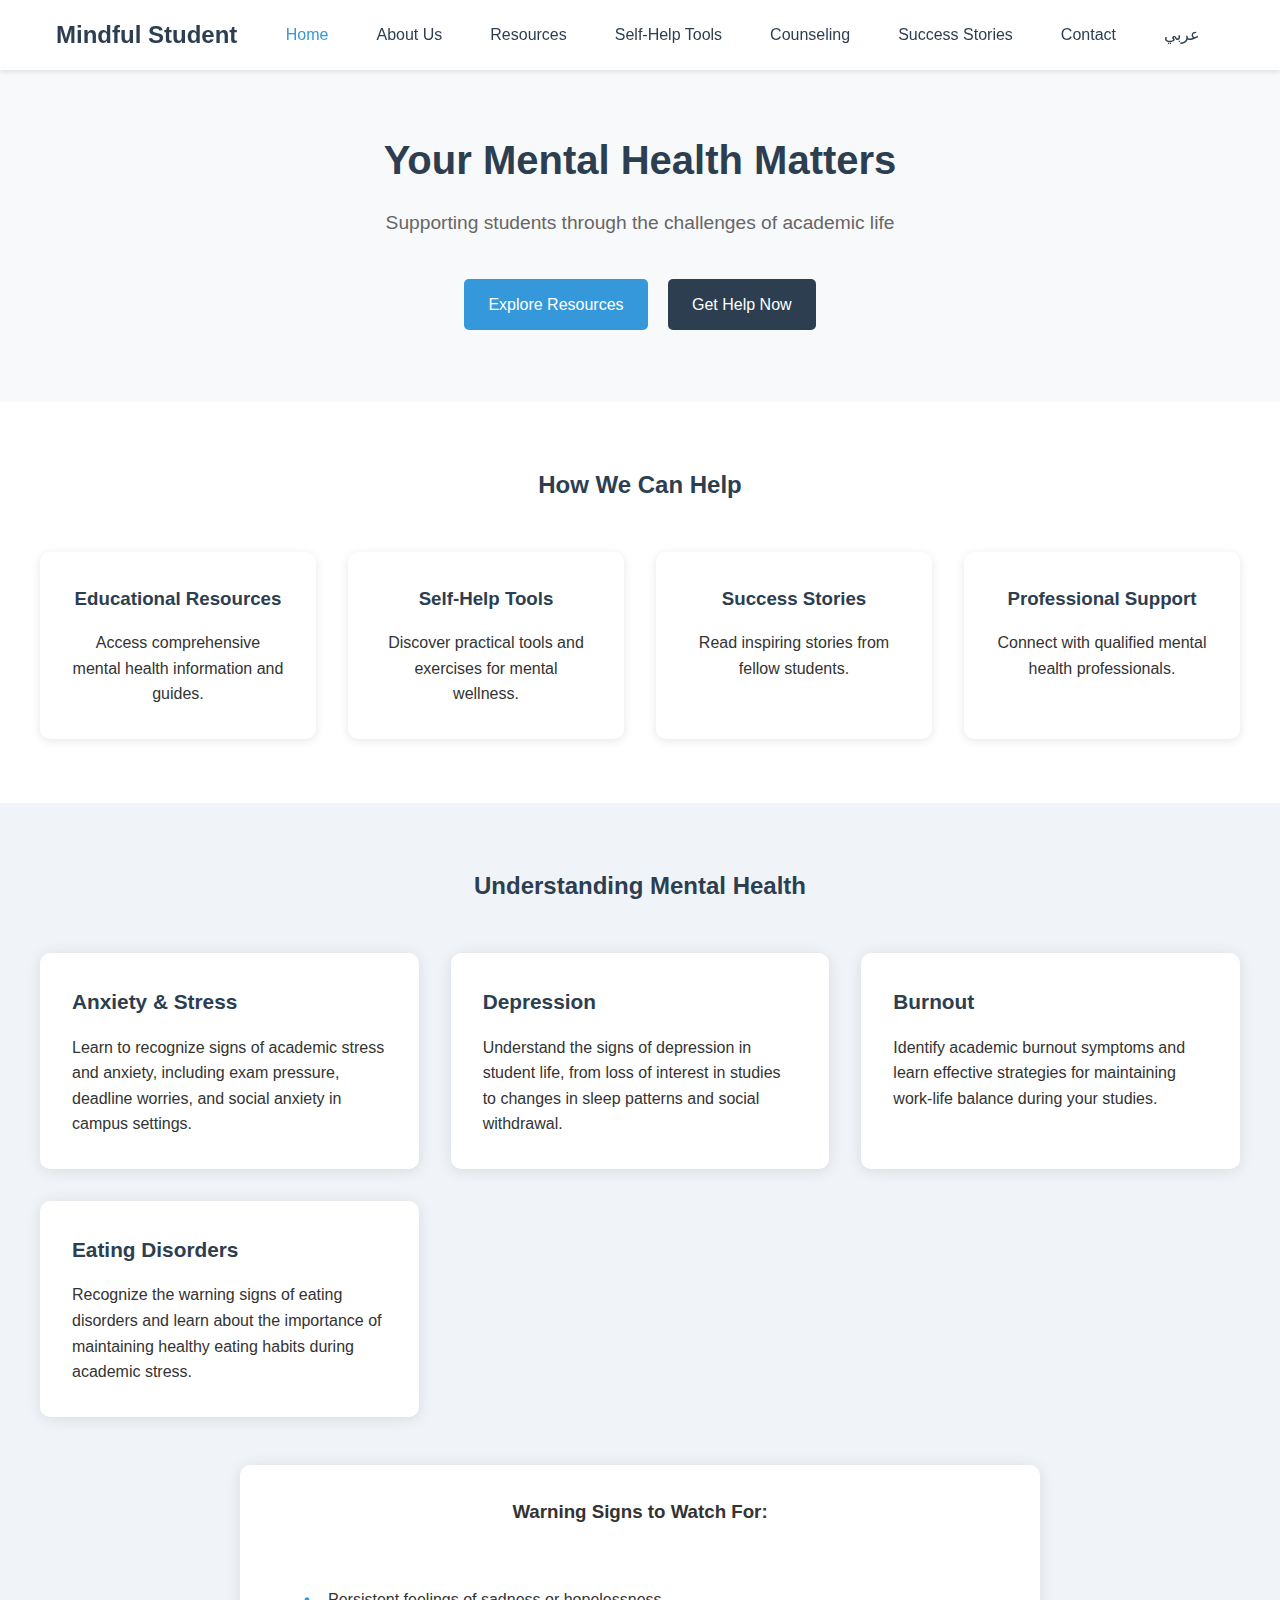
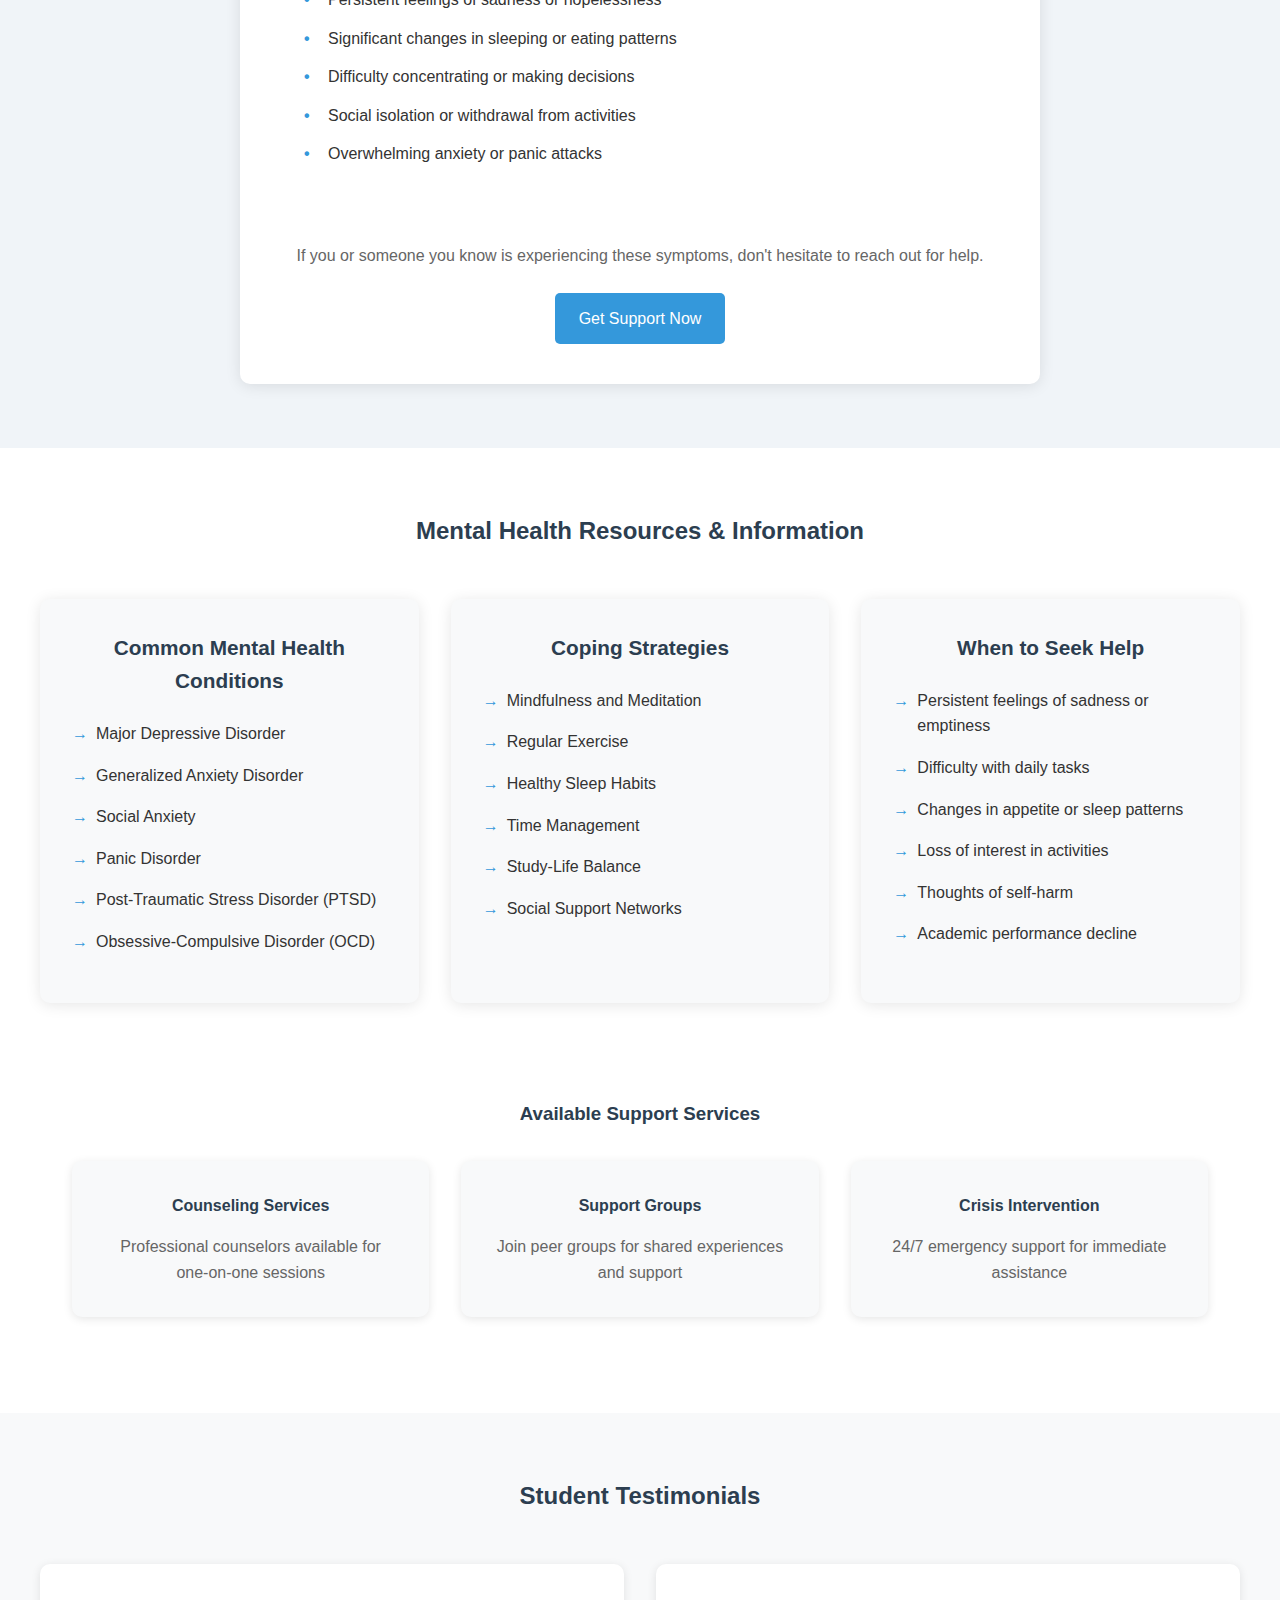
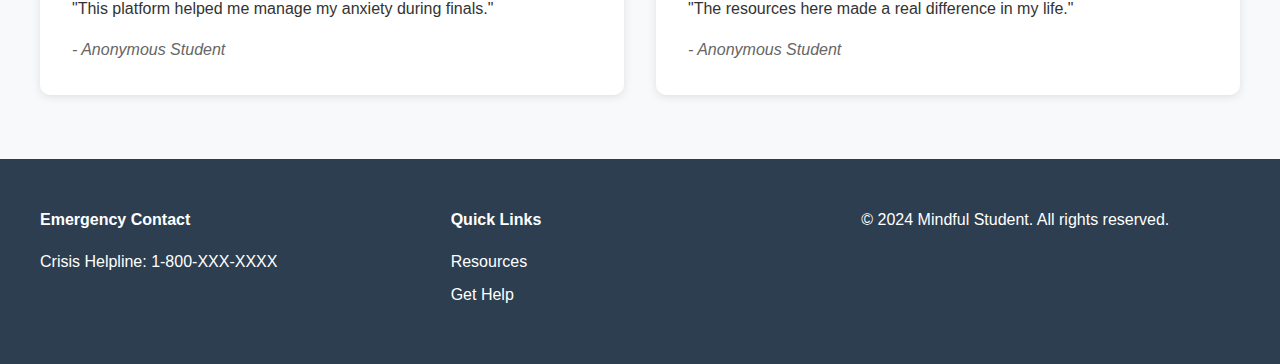
<file: the new project-v1/index.html>
<!DOCTYPE html>
<html lang="en">
<head>
    <meta charset="UTF-8">
    <meta name="viewport" content="width=device-width, initial-scale=1.0">
    <title>Mindful Student - Mental Wellness Platform for Students</title>
    <link rel="stylesheet" href="css/styles.css">
</head>
<body>
    <header>
        <nav>
            <div class="logo">Mindful Student</div>
            <ul class="nav-links">
                <!-- Main pages -->
                <li><a href="index.html" class="active">Home</a></li>
                <li><a href="about.html">About Us</a></li>
                
                <!-- Help & Resources -->
                <li><a href="resources.html">Resources</a></li>
                <li><a href="tools.html">Self-Help Tools</a></li>
                
                <!-- Support & Services -->
                <li><a href="counseling.html">Counseling</a></li>
                
                <!-- Community & Information -->
                <li><a href="stories.html">Success Stories</a></li>
                
                <!-- Contact -->
                <li><a href="contact.html">Contact</a></li>
                <!-- Language -->
                <li class="language-switch">
                    <a href="index-ar.html">عربي</a>
                </li>

            </ul>
            
        </nav>
    </header>

    <main>
        <section class="hero">
            <h1>Your Mental Health Matters</h1>
            <p>Supporting students through the challenges of academic life</p>
            <div class="cta-buttons">
                <a href="resources.html" class="btn primary">Explore Resources</a>
                <a href="contact.html" class="btn secondary">Get Help Now</a>
            </div>
        </section>

        <section class="features">
            <h2>How We Can Help</h2>
            <div class="feature-grid">
                <div class="feature-card">
                    <h3>Educational Resources</h3>
                    <p>Access comprehensive mental health information and guides.</p>
                </div>
                <div class="feature-card">
                    <h3>Self-Help Tools</h3>
                    <p>Discover practical tools and exercises for mental wellness.</p>
                </div>
                <div class="feature-card">
                    <h3>Success Stories</h3>
                    <p>Read inspiring stories from fellow students.</p>
                </div>
                <div class="feature-card">
                    <h3>Professional Support</h3>
                    <p>Connect with qualified mental health professionals.</p>
                </div>
            </div>
        </section>

        <section class="mental-health-awareness">
            <h2>Understanding Mental Health</h2>
            <div class="awareness-grid">
                <div class="awareness-card">
                    <h3>Anxiety & Stress</h3>
                    <p>Learn to recognize signs of academic stress and anxiety, including exam pressure, deadline worries, and social anxiety in campus settings.</p>
                </div>
                <div class="awareness-card">
                    <h3>Depression</h3>
                    <p>Understand the signs of depression in student life, from loss of interest in studies to changes in sleep patterns and social withdrawal.</p>
                </div>
                <div class="awareness-card">
                    <h3>Burnout</h3>
                    <p>Identify academic burnout symptoms and learn effective strategies for maintaining work-life balance during your studies.</p>
                </div>
                <div class="awareness-card">
                    <h3>Eating Disorders</h3>
                    <p>Recognize the warning signs of eating disorders and learn about the importance of maintaining healthy eating habits during academic stress.</p>
                </div>
            </div>
            <div class="quick-help">
                <h3>Warning Signs to Watch For:</h3>
                <ul class="warning-signs">
                    <li>Persistent feelings of sadness or hopelessness</li>
                    <li>Significant changes in sleeping or eating patterns</li>
                    <li>Difficulty concentrating or making decisions</li>
                    <li>Social isolation or withdrawal from activities</li>
                    <li>Overwhelming anxiety or panic attacks</li>
                </ul>
                <div class="help-message">
                    <p>If you or someone you know is experiencing these symptoms, don't hesitate to reach out for help.</p>
                    <a href="contact.html" class="btn primary">Get Support Now</a>
                </div>
            </div>
        </section>

        <!-- After the mental-health-awareness section and before testimonials -->
        <section class="info-resources">
            <h2>Mental Health Resources & Information</h2>
            
            <div class="info-grid">
                <div class="info-card">
                    <h3>Common Mental Health Conditions</h3>
                    <ul>
                        <li>Major Depressive Disorder</li>
                        <li>Generalized Anxiety Disorder</li>
                        <li>Social Anxiety</li>
                        <li>Panic Disorder</li>
                        <li>Post-Traumatic Stress Disorder (PTSD)</li>
                        <li>Obsessive-Compulsive Disorder (OCD)</li>
                    </ul>
                </div>

                <div class="info-card">
                    <h3>Coping Strategies</h3>
                    <ul>
                        <li>Mindfulness and Meditation</li>
                        <li>Regular Exercise</li>
                        <li>Healthy Sleep Habits</li>
                        <li>Time Management</li>
                        <li>Study-Life Balance</li>
                        <li>Social Support Networks</li>
                    </ul>
                </div>

                <div class="info-card">
                    <h3>When to Seek Help</h3>
                    <ul>
                        <li>Persistent feelings of sadness or emptiness</li>
                        <li>Difficulty with daily tasks</li>
                        <li>Changes in appetite or sleep patterns</li>
                        <li>Loss of interest in activities</li>
                        <li>Thoughts of self-harm</li>
                        <li>Academic performance decline</li>
                    </ul>
                </div>
            </div>

            <div class="support-section">
                <h3>Available Support Services</h3>
                <div class="support-grid">
                    <div class="support-item">
                        <h4>Counseling Services</h4>
                        <p>Professional counselors available for one-on-one sessions</p>
                    </div>
                    <div class="support-item">
                        <h4>Support Groups</h4>
                        <p>Join peer groups for shared experiences and support</p>
                    </div>
                    <div class="support-item">
                        <h4>Crisis Intervention</h4>
                        <p>24/7 emergency support for immediate assistance</p>
                    </div>
                </div>
            </div>
        </section>

        <section class="testimonials">
            <h2>Student Testimonials</h2>
            <div class="testimonial-grid">
                <div class="testimonial">
                    <p>"This platform helped me manage my anxiety during finals."</p>
                    <cite>- Anonymous Student</cite>
                </div>
                <div class="testimonial">
                    <p>"The resources here made a real difference in my life."</p>
                    <cite>- Anonymous Student</cite>
                </div>
            </div>
        </section>
    </main>

    <footer>
        <div class="footer-content">
            <div class="footer-section">
                <h4>Emergency Contact</h4>
                <p>Crisis Helpline: 1-800-XXX-XXXX</p>
            </div>
            <div class="footer-section">
                <h4>Quick Links</h4>
                <ul>
                    <li><a href="resources.html">Resources</a></li>
                    <li><a href="contact.html">Get Help</a></li>
                </ul>
            </div>
            <div class="footer-section">
                <p>&copy; 2024 Mindful Student. All rights reserved.</p>
            </div>
        </div>
    </footer>
</body>
</html>
</file>
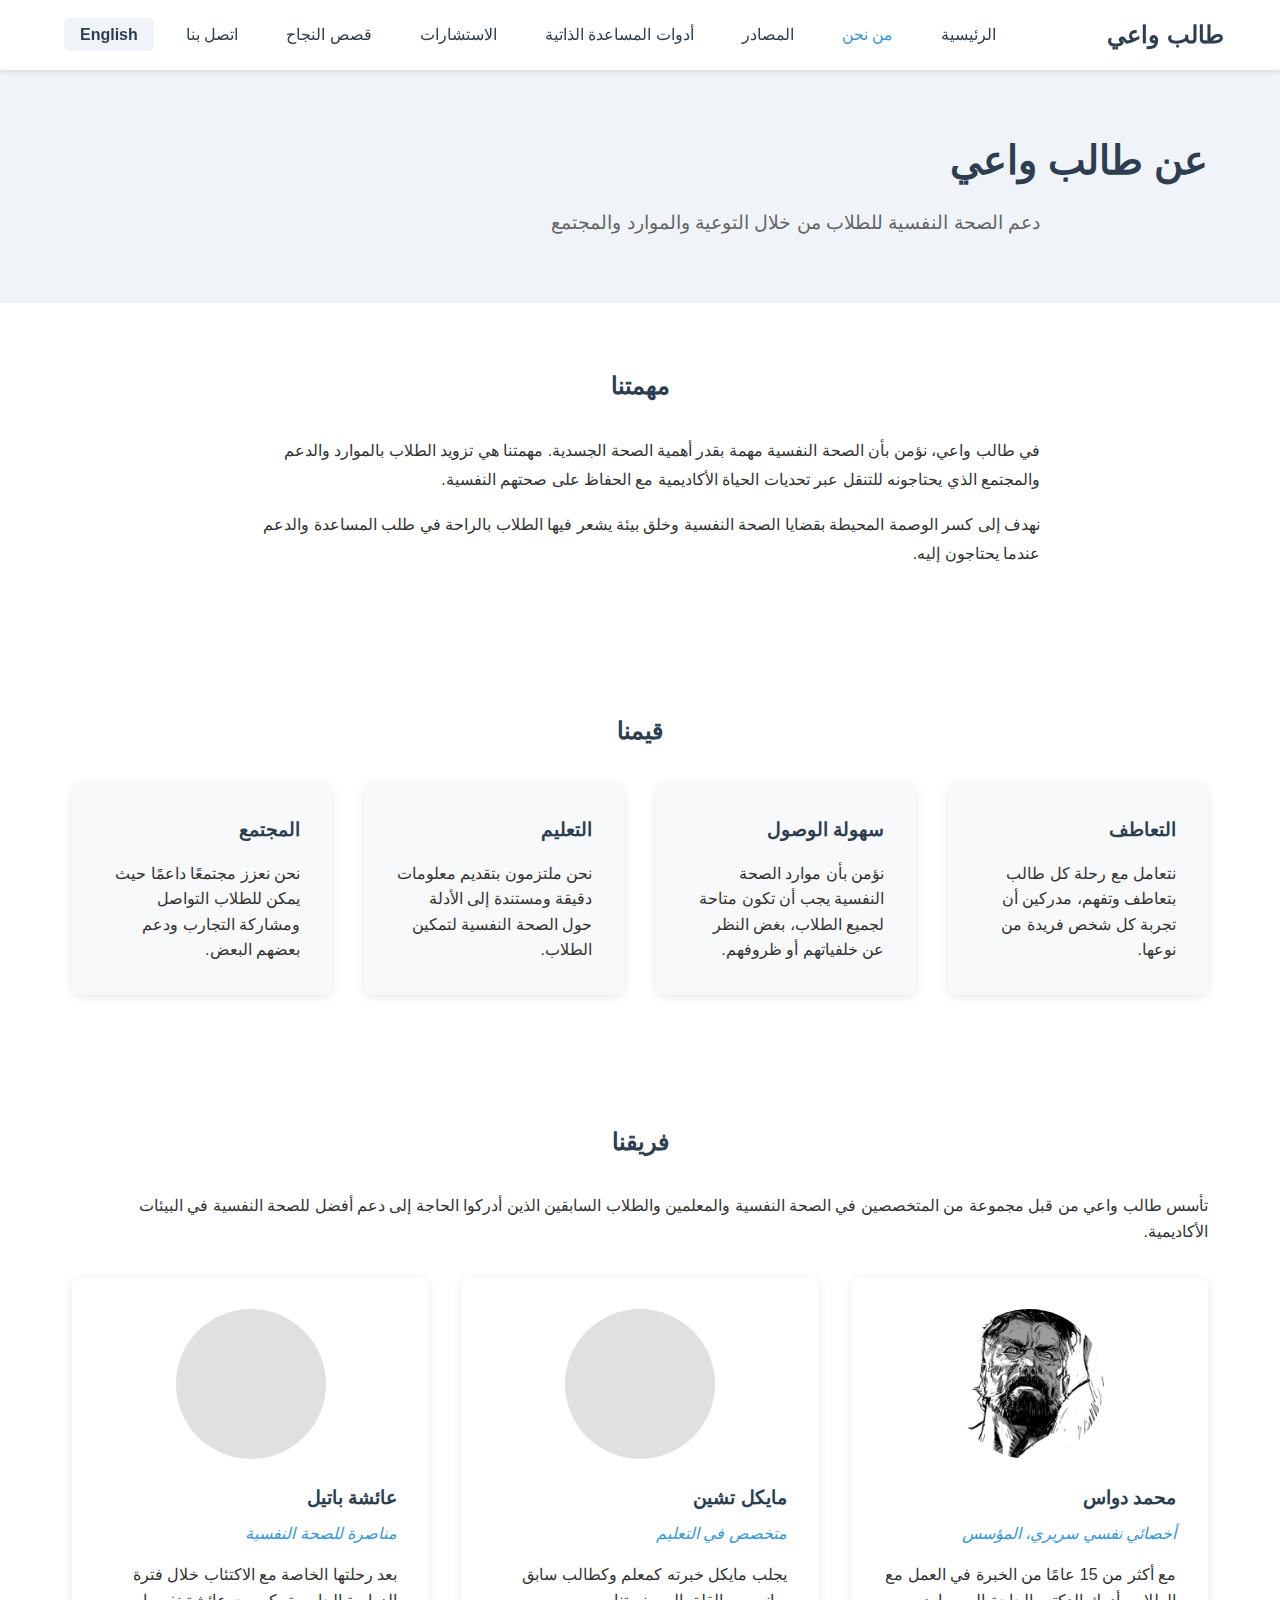
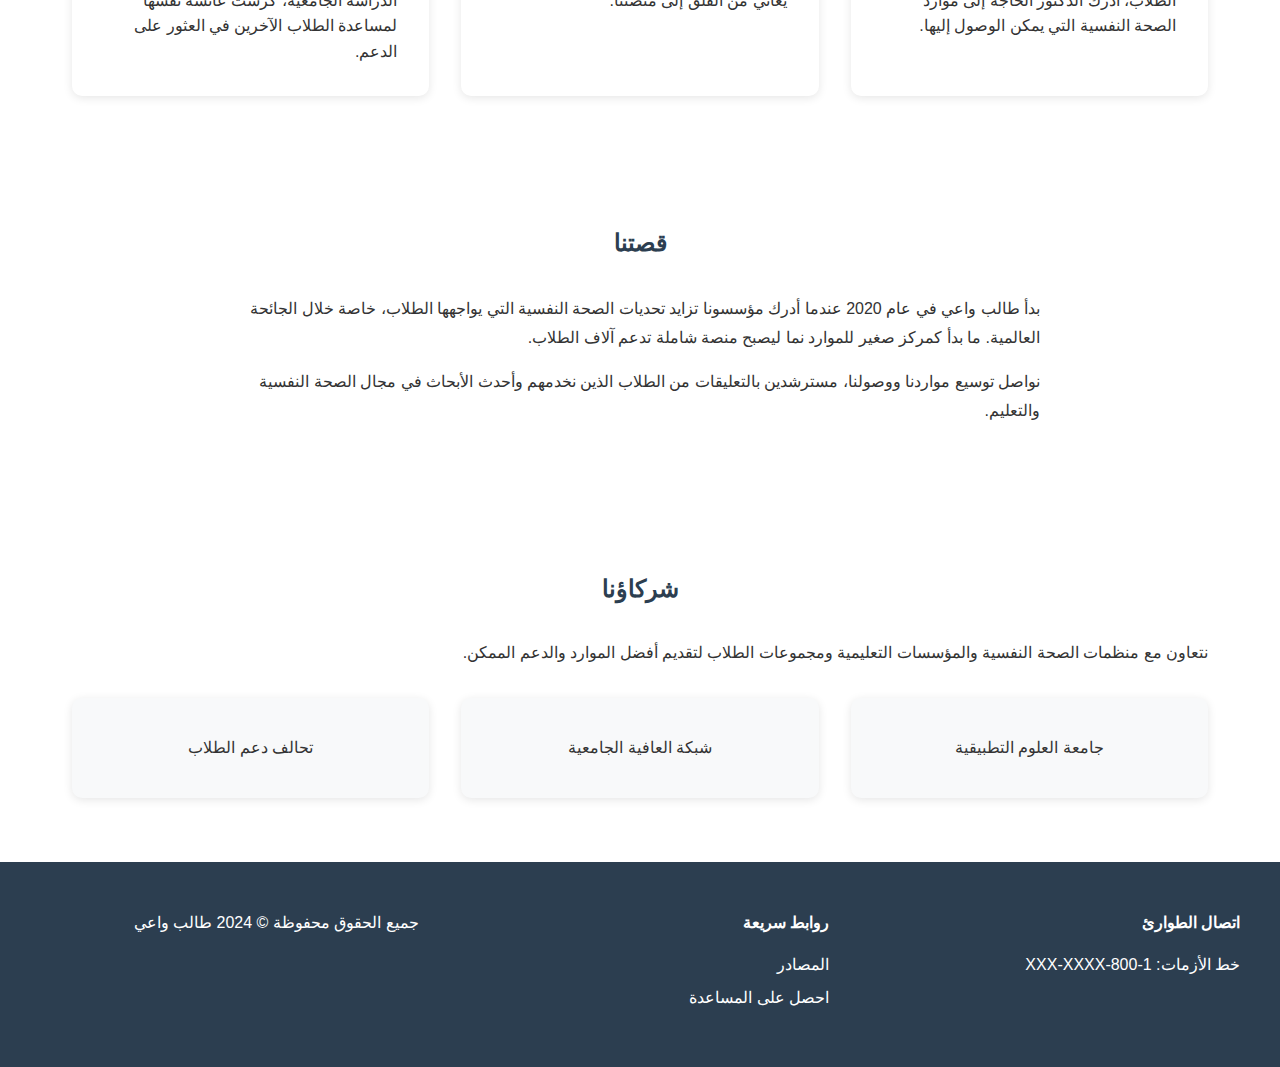
<file: the new project-v1/about-ar.html>
<!DOCTYPE html>
<html lang="ar" dir="rtl">
<head>
    <meta charset="UTF-8">
    <meta name="viewport" content="width=device-width, initial-scale=1.0">
    <title>من نحن - طالب واعي</title>
    <link rel="stylesheet" href="css/styles.css">
    <link rel="stylesheet" href="css/rtl.css">
</head>
<body>
    <header>
        <nav>
            <div class="logo">طالب واعي</div>
            <ul class="nav-links">
                <li><a href="index-ar.html">الرئيسية</a></li>
                <li><a href="about-ar.html" class="active">من نحن</a></li>
                <li><a href="resources-ar.html">المصادر</a></li>
                <li><a href="tools-ar.html">أدوات المساعدة الذاتية</a></li>
                <li><a href="counseling-ar.html">الاستشارات</a></li>
                <li><a href="stories-ar.html">قصص النجاح</a></li>
                <li><a href="contact-ar.html">اتصل بنا</a></li>
                <li class="language-switch">
                    <a href="about.html">English</a>
                </li>
            </ul>
        </nav>
    </header>

    <main>
        <section class="about-hero">
            <div class="container">
                <h1>عن طالب واعي</h1>
                <p>دعم الصحة النفسية للطلاب من خلال التوعية والموارد والمجتمع</p>
            </div>
        </section>

        <section class="mission">
            <div class="container">
                <h2>مهمتنا</h2>
                <p>في طالب واعي، نؤمن بأن الصحة النفسية مهمة بقدر أهمية الصحة الجسدية. مهمتنا هي تزويد الطلاب بالموارد والدعم والمجتمع الذي يحتاجونه للتنقل عبر تحديات الحياة الأكاديمية مع الحفاظ على صحتهم النفسية.</p>
                <p>نهدف إلى كسر الوصمة المحيطة بقضايا الصحة النفسية وخلق بيئة يشعر فيها الطلاب بالراحة في طلب المساعدة والدعم عندما يحتاجون إليه.</p>
            </div>
        </section>

        <section class="values">
            <div class="container">
                <h2>قيمنا</h2>
                <div class="values-grid">
                    <div class="value-card">
                        <h3>التعاطف</h3>
                        <p>نتعامل مع رحلة كل طالب بتعاطف وتفهم، مدركين أن تجربة كل شخص فريدة من نوعها.</p>
                    </div>
                    <div class="value-card">
                        <h3>سهولة الوصول</h3>
                        <p>نؤمن بأن موارد الصحة النفسية يجب أن تكون متاحة لجميع الطلاب، بغض النظر عن خلفياتهم أو ظروفهم.</p>
                    </div>
                    <div class="value-card">
                        <h3>التعليم</h3>
                        <p>نحن ملتزمون بتقديم معلومات دقيقة ومستندة إلى الأدلة حول الصحة النفسية لتمكين الطلاب.</p>
                    </div>
                    <div class="value-card">
                        <h3>المجتمع</h3>
                        <p>نحن نعزز مجتمعًا داعمًا حيث يمكن للطلاب التواصل ومشاركة التجارب ودعم بعضهم البعض.</p>
                    </div>
                </div>
            </div>
        </section>

        <section class="team">
            <div class="container">
                <h2>فريقنا</h2>
                <p>تأسس طالب واعي من قبل مجموعة من المتخصصين في الصحة النفسية والمعلمين والطلاب السابقين الذين أدركوا الحاجة إلى دعم أفضل للصحة النفسية في البيئات الأكاديمية.</p>
                <div class="team-grid">
                    <div class="team-member">
                        <img src="imges/⚡️.jpg" alt="محمد دواس" class="member-photo">
                        <h3>محمد دواس</h3>
                        <p class="member-title">أخصائي نفسي سريري، المؤسس</p>
                        <p>مع أكثر من 15 عامًا من الخبرة في العمل مع الطلاب، أدرك الدكتور الحاجة إلى موارد الصحة النفسية التي يمكن الوصول إليها.</p>
                    </div>
                    <div class="team-member">
                        <div class="member-photo placeholder"></div>
                        <h3>مايكل تشين</h3>
                        <p class="member-title">متخصص في التعليم</p>
                        <p>يجلب مايكل خبرته كمعلم وكطالب سابق يعاني من القلق إلى منصتنا.</p>
                    </div>
                    <div class="team-member">
                        <div class="member-photo placeholder"></div>
                        <h3>عائشة باتيل</h3>
                        <p class="member-title">مناصرة للصحة النفسية</p>
                        <p>بعد رحلتها الخاصة مع الاكتئاب خلال فترة الدراسة الجامعية، كرست عائشة نفسها لمساعدة الطلاب الآخرين في العثور على الدعم.</p>
                    </div>
                </div>
            </div>
        </section>

        <section class="story">
            <div class="container">
                <h2>قصتنا</h2>
                <p>بدأ طالب واعي في عام 2020 عندما أدرك مؤسسونا تزايد تحديات الصحة النفسية التي يواجهها الطلاب، خاصة خلال الجائحة العالمية. ما بدأ كمركز صغير للموارد نما ليصبح منصة شاملة تدعم آلاف الطلاب.</p>
                <p>نواصل توسيع مواردنا ووصولنا، مسترشدين بالتعليقات من الطلاب الذين نخدمهم وأحدث الأبحاث في مجال الصحة النفسية والتعليم.</p>
            </div>
        </section>

        <section class="partners">
            <div class="container">
                <h2>شركاؤنا</h2>
                <p>نتعاون مع منظمات الصحة النفسية والمؤسسات التعليمية ومجموعات الطلاب لتقديم أفضل الموارد والدعم الممكن.</p>
                <div class="partners-grid">
                    <div class="partner placeholder">
                        <p>جامعة العلوم التطبيقية</p>
                    </div>
                    <div class="partner placeholder">
                        <p>شبكة العافية الجامعية</p>
                    </div>
                    <div class="partner placeholder">
                        <p>تحالف دعم الطلاب</p>
                    </div>
                </div>
            </div>
        </section>
    </main>

    <footer>
        <div class="footer-content">
            <div class="footer-section">
                <h4>اتصال الطوارئ</h4>
                <p>خط الأزمات: 1-800-XXX-XXXX</p>
            </div>
            <div class="footer-section">
                <h4>روابط سريعة</h4>
                <ul>
                    <li><a href="resources-ar.html">المصادر</a></li>
                    <li><a href="contact-ar.html">احصل على المساعدة</a></li>
                </ul>
            </div>
            <div class="footer-section">
                <p>جميع الحقوق محفوظة © 2024 طالب واعي</p>
            </div>
        </div>
    </footer>
</body>
</html>
</file>
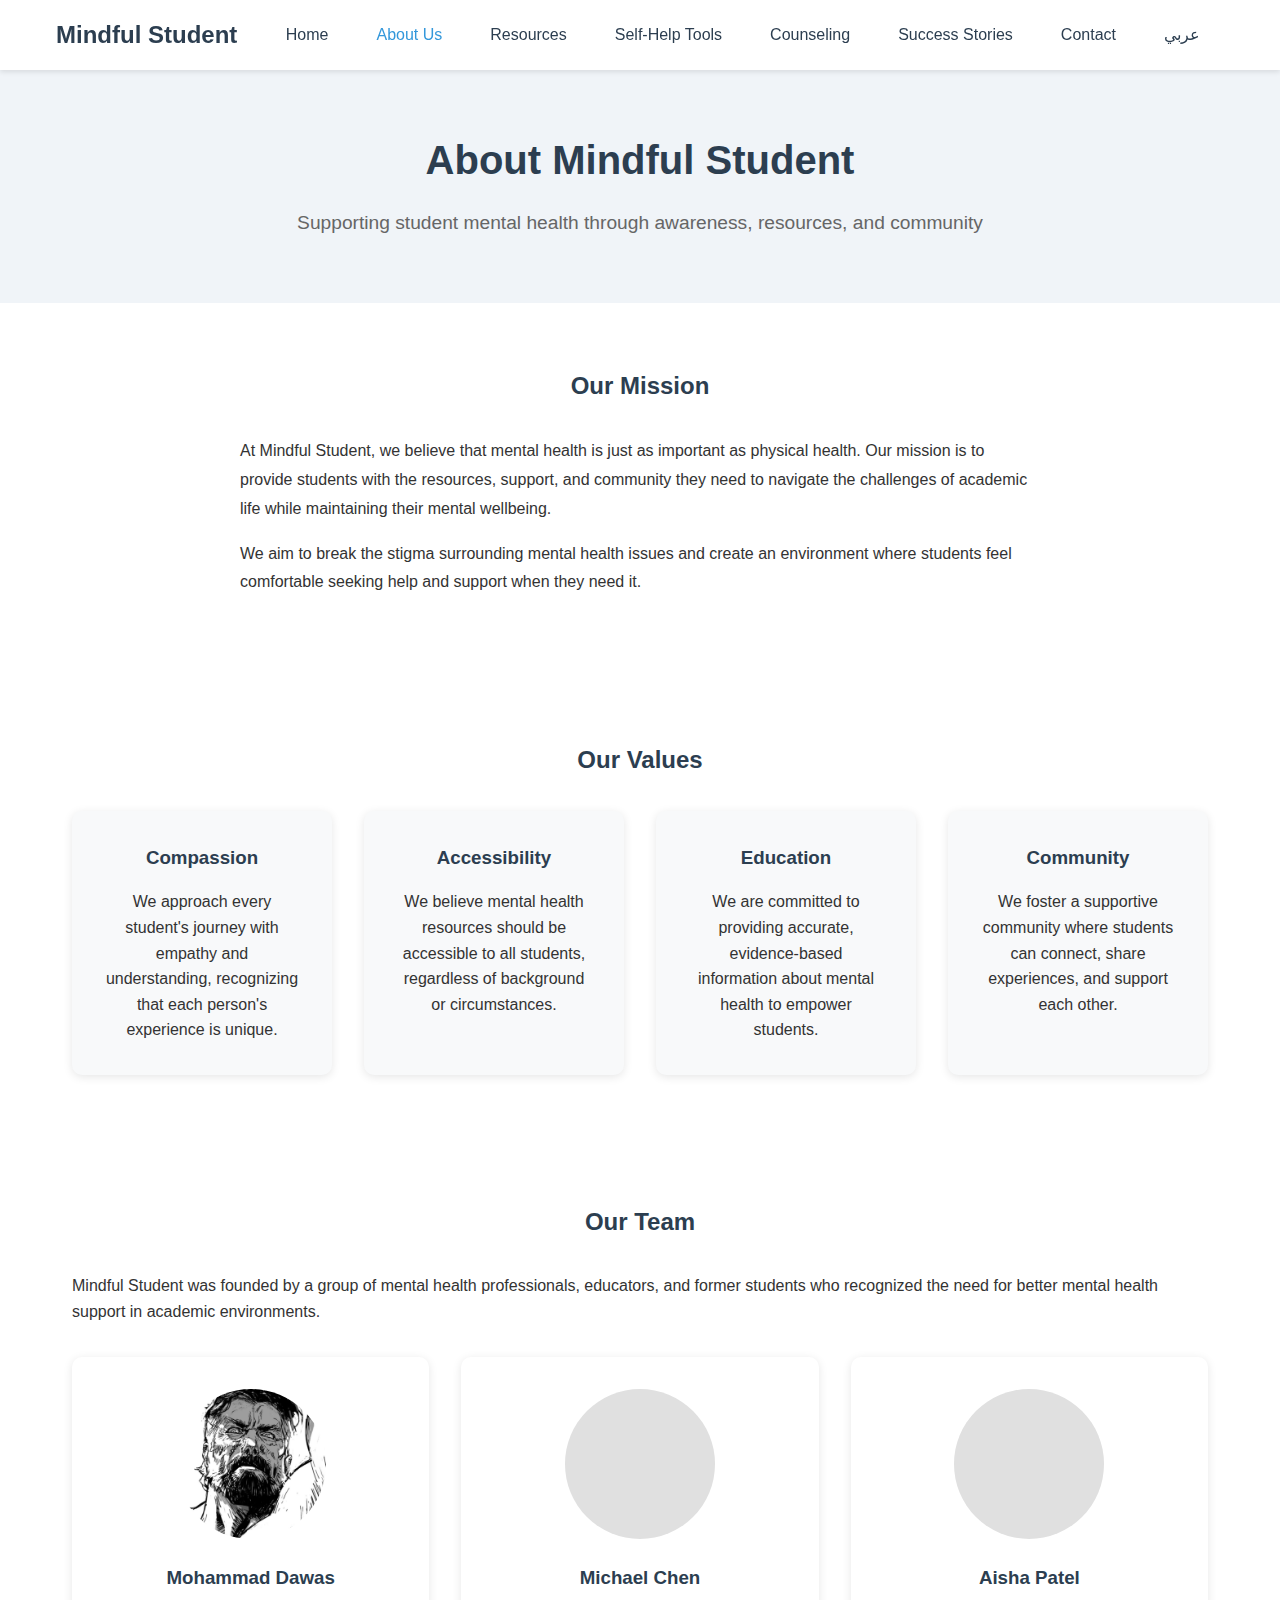
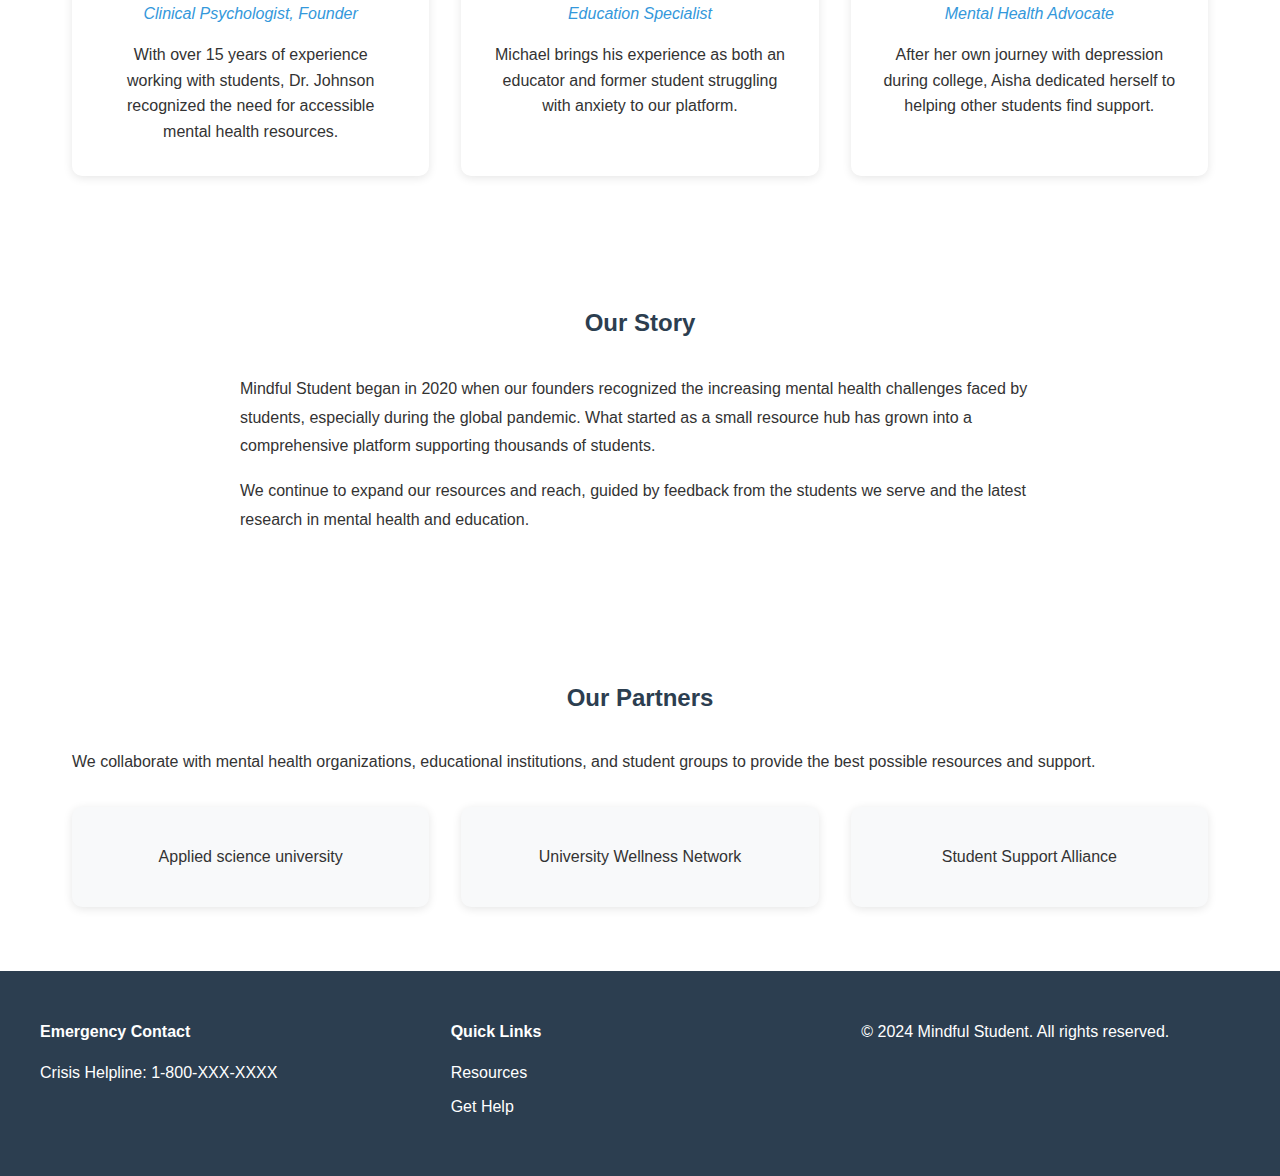
<file: the new project-v1/about.html>
<!DOCTYPE html>
<html lang="en">
<head>
    <meta charset="UTF-8">
    <meta name="viewport" content="width=device-width, initial-scale=1.0">
    <title>About Us - Mindful Student</title>
    <link rel="stylesheet" href="css/styles.css">
</head>
<body>
    <header>
        <nav>
            <div class="logo">Mindful Student</div>
            <ul class="nav-links">
                <li><a href="index.html">Home</a></li>
                <li><a href="about.html" class="active">About Us</a></li>
                <li><a href="resources.html">Resources</a></li>
                <li><a href="tools.html">Self-Help Tools</a></li>
                <li><a href="counseling.html">Counseling</a></li>
                <li><a href="stories.html">Success Stories</a></li>
                <li><a href="contact.html">Contact</a></li>
                <li class="language-switch">
                    <a href="about-ar.html">عربي</a>
                </li>
            </ul>
        </nav>
    </header>

    <main>
        <section class="about-hero">
            <div class="container">
                <h1>About Mindful Student</h1>
                <p>Supporting student mental health through awareness, resources, and community</p>
            </div>
        </section>

        <section class="mission">
            <div class="container">
                <h2>Our Mission</h2>
                <p>At Mindful Student, we believe that mental health is just as important as physical health. Our mission is to provide students with the resources, support, and community they need to navigate the challenges of academic life while maintaining their mental wellbeing.</p>
                <p>We aim to break the stigma surrounding mental health issues and create an environment where students feel comfortable seeking help and support when they need it.</p>
            </div>
        </section>

        <section class="values">
            <div class="container">
                <h2>Our Values</h2>
                <div class="values-grid">
                    <div class="value-card">
                        <h3>Compassion</h3>
                        <p>We approach every student's journey with empathy and understanding, recognizing that each person's experience is unique.</p>
                    </div>
                    <div class="value-card">
                        <h3>Accessibility</h3>
                        <p>We believe mental health resources should be accessible to all students, regardless of background or circumstances.</p>
                    </div>
                    <div class="value-card">
                        <h3>Education</h3>
                        <p>We are committed to providing accurate, evidence-based information about mental health to empower students.</p>
                    </div>
                    <div class="value-card">
                        <h3>Community</h3>
                        <p>We foster a supportive community where students can connect, share experiences, and support each other.</p>
                    </div>
                </div>
            </div>
        </section>

        <section class="team">
            <div class="container">
                <h2>Our Team</h2>
                <p>Mindful Student was founded by a group of mental health professionals, educators, and former students who recognized the need for better mental health support in academic environments.</p>
                <div class="team-grid">
                    <div class="team-member">
                        <img src="imges/⚡️.jpg" alt="Mohammad Dawas" class="member-photo">
                        <h3>Mohammad Dawas</h3>
                        <p class="member-title">Clinical Psychologist, Founder</p>
                        <p>With over 15 years of experience working with students, Dr. Johnson recognized the need for accessible mental health resources.</p>
                    </div>
                    <div class="team-member">
                        <div class="member-photo placeholder"></div>
                        <h3>Michael Chen</h3>
                        <p class="member-title">Education Specialist</p>
                        <p>Michael brings his experience as both an educator and former student struggling with anxiety to our platform.</p>
                    </div>
                    <div class="team-member">
                        <div class="member-photo placeholder"></div>
                        <h3>Aisha Patel</h3>
                        <p class="member-title">Mental Health Advocate</p>
                        <p>After her own journey with depression during college, Aisha dedicated herself to helping other students find support.</p>
                    </div>
                </div>
            </div>
        </section>

        <section class="story">
            <div class="container">
                <h2>Our Story</h2>
                <p>Mindful Student began in 2020 when our founders recognized the increasing mental health challenges faced by students, especially during the global pandemic. What started as a small resource hub has grown into a comprehensive platform supporting thousands of students.</p>
                <p>We continue to expand our resources and reach, guided by feedback from the students we serve and the latest research in mental health and education.</p>
            </div>
        </section>

        <section class="partners">
            <div class="container">
                <h2>Our Partners</h2>
                <p>We collaborate with mental health organizations, educational institutions, and student groups to provide the best possible resources and support.</p>
                <div class="partners-grid">
                    <div class="partner placeholder">
                        <p>Applied science university</p>
                    </div>
                    <div class="partner placeholder">
                        <p>University Wellness Network</p>
                    </div>
                    <div class="partner placeholder">
                        <p>Student Support Alliance</p>
                    </div>
                </div>
            </div>
        </section>
    </main>

    <footer>
        <div class="footer-content">
            <div class="footer-section">
                <h4>Emergency Contact</h4>
                <p>Crisis Helpline: 1-800-XXX-XXXX</p>
            </div>
            <div class="footer-section">
                <h4>Quick Links</h4>
                <ul>
                    <li><a href="resources.html">Resources</a></li>
                    <li><a href="contact.html">Get Help</a></li>
                </ul>
            </div>
            <div class="footer-section">
                <p>&copy; 2024 Mindful Student. All rights reserved.</p>
            </div>
        </div>
    </footer>
</body>
</html>
</file>
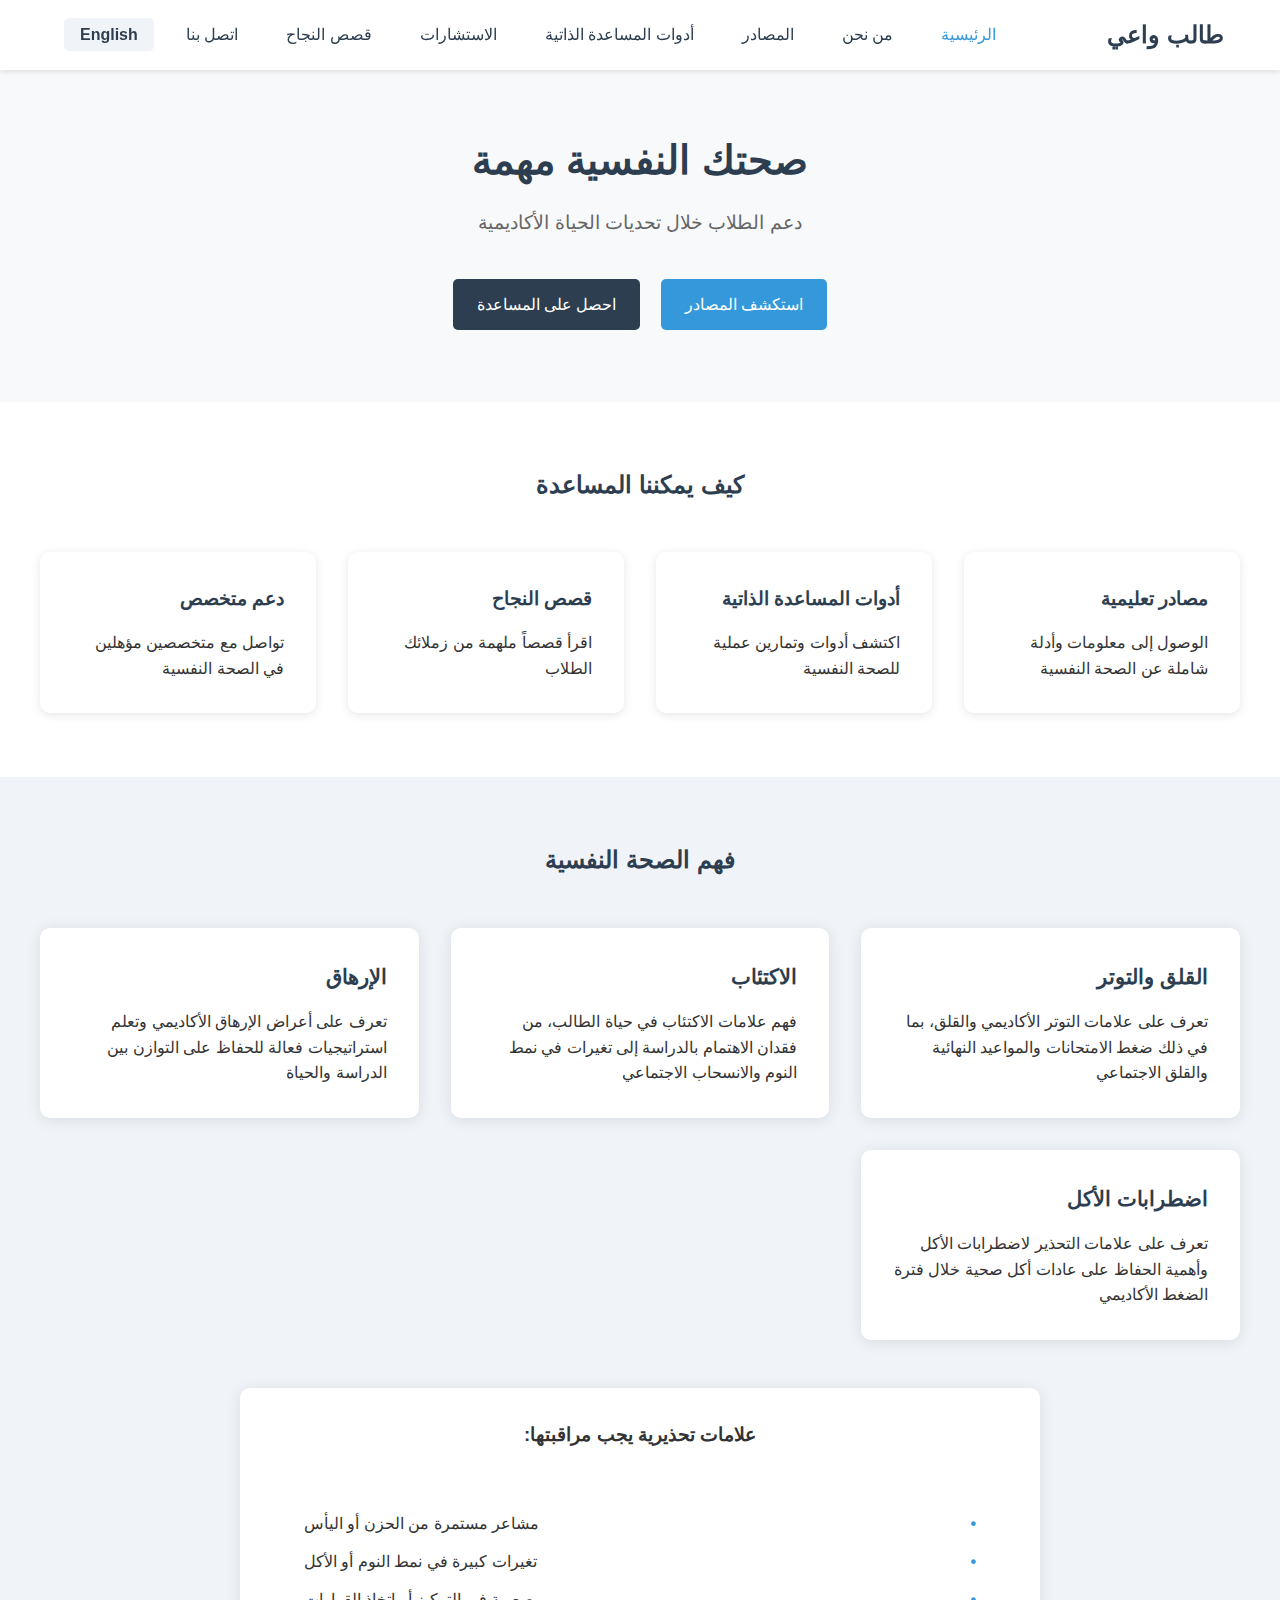
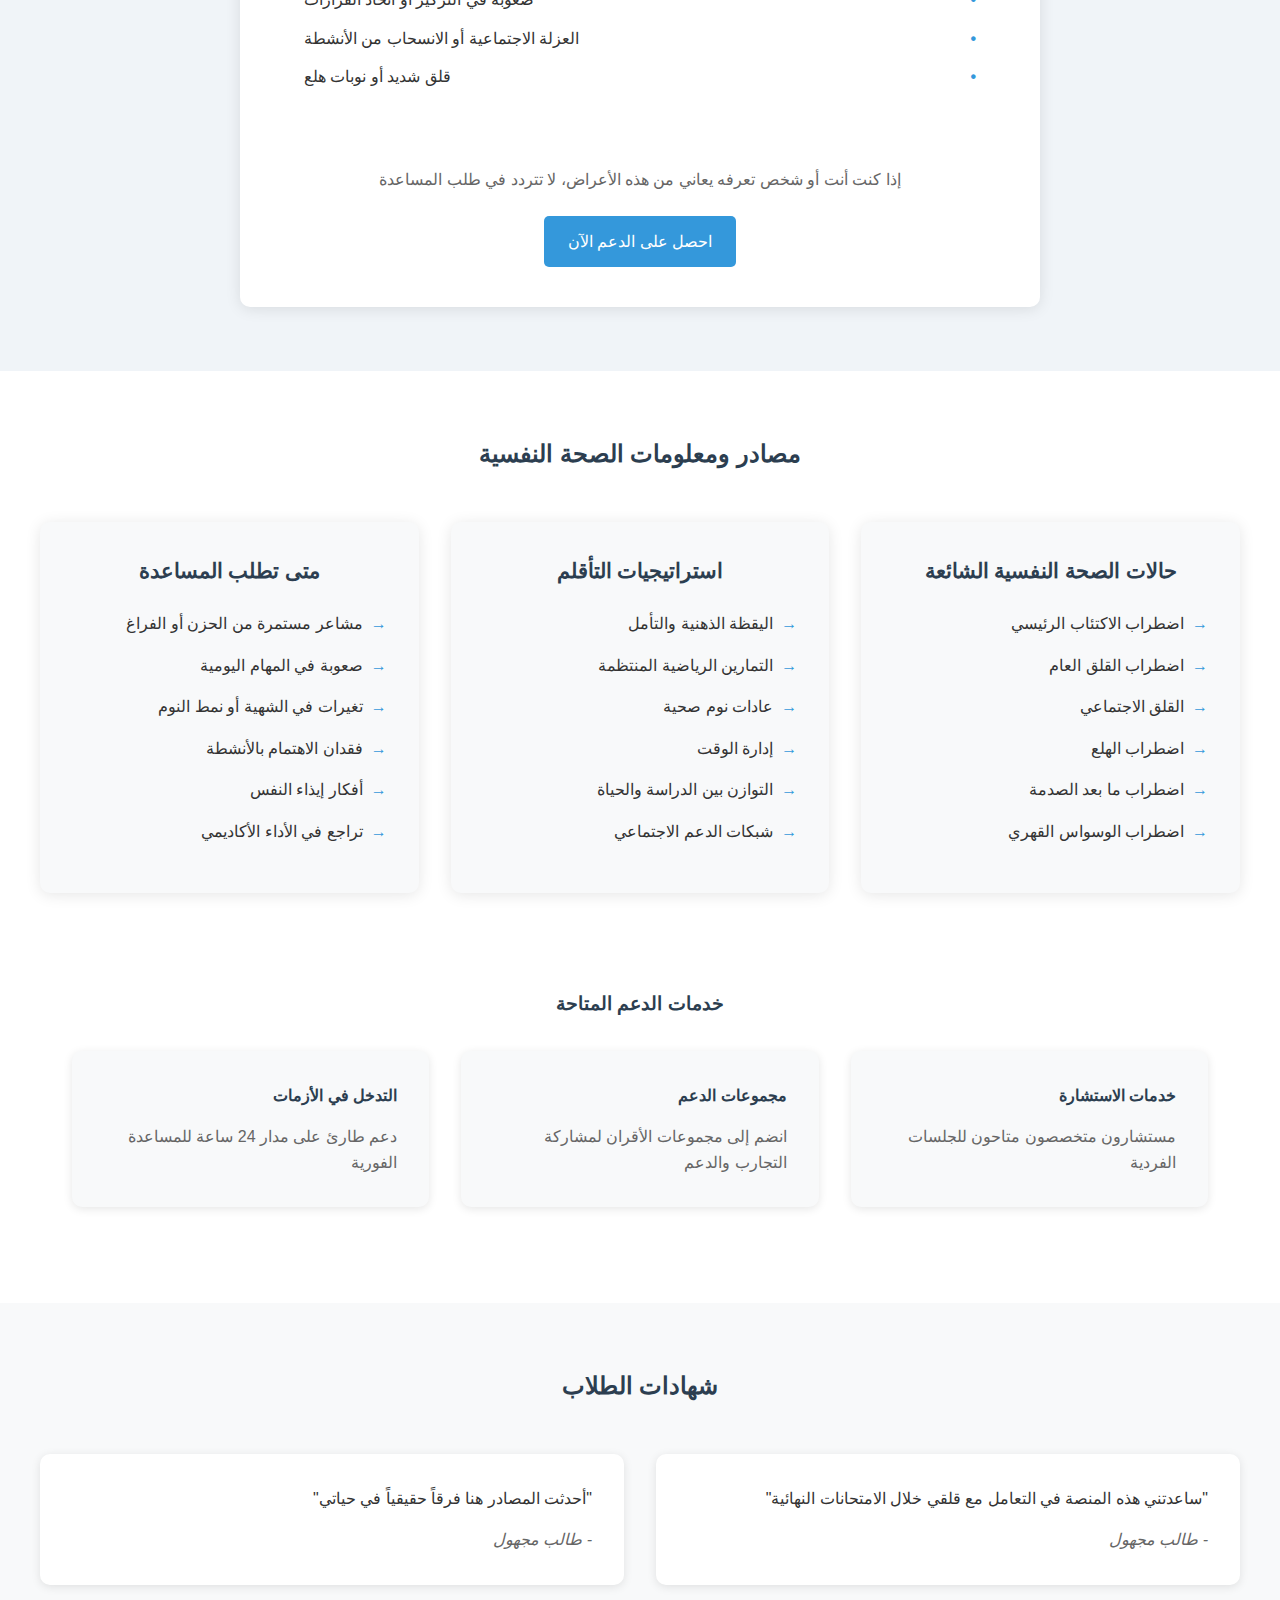
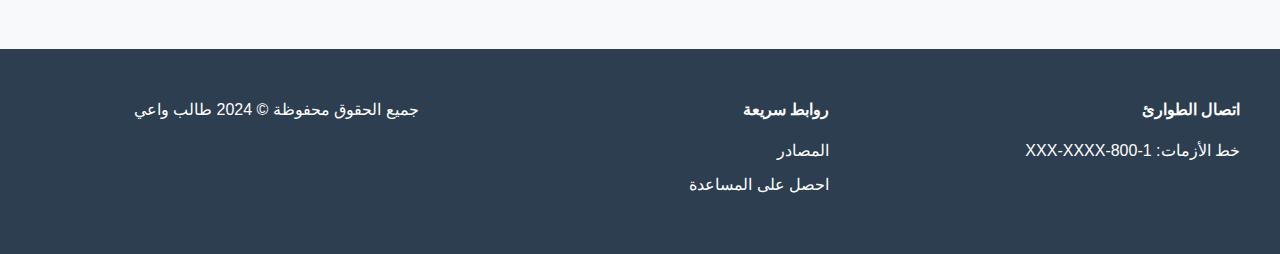
<file: the new project-v1/index-ar.html>
<!DOCTYPE html>
<html lang="ar" dir="rtl">
<head>
    <meta charset="UTF-8">
    <meta name="viewport" content="width=device-width, initial-scale=1.0">
    <title>طالب واعي - منصة الصحة النفسية للطلاب</title>
    <link rel="stylesheet" href="css/styles.css">
    <link rel="stylesheet" href="css/rtl.css">
</head>
<body>
    <header>
        <nav>
            <div class="logo">طالب واعي</div>
            <ul class="nav-links">
                <!-- Main pages -->
                <li><a href="index-ar.html" class="active">الرئيسية</a></li>
                <li><a href="about-ar.html">من نحن</a></li>
                <li><a href="resources-ar.html">المصادر</a></li>
                <li><a href="tools-ar.html">أدوات المساعدة الذاتية</a></li>
                <li><a href="counseling-ar.html">الاستشارات</a></li>
                <li><a href="stories-ar.html">قصص النجاح</a></li>
                <li><a href="contact-ar.html">اتصل بنا</a></li>
                <li class="language-switch">
                    <a href="index.html">English</a>
                </li>
            </ul>
        </nav>
    </header>

    <main>
        <section class="hero">
            <h1>صحتك النفسية مهمة</h1>
            <p>دعم الطلاب خلال تحديات الحياة الأكاديمية</p>
            <div class="cta-buttons">
                <a href="resources-ar.html" class="btn primary">استكشف المصادر</a>
                <a href="contact-ar.html" class="btn secondary">احصل على المساعدة</a>
            </div>
        </section>

        <section class="features">
            <h2>كيف يمكننا المساعدة</h2>
            <div class="feature-grid">
                <div class="feature-card">
                    <h3>مصادر تعليمية</h3>
                    <p>الوصول إلى معلومات وأدلة شاملة عن الصحة النفسية</p>
                </div>
                <div class="feature-card">
                    <h3>أدوات المساعدة الذاتية</h3>
                    <p>اكتشف أدوات وتمارين عملية للصحة النفسية</p>
                </div>
                <div class="feature-card">
                    <h3>قصص النجاح</h3>
                    <p>اقرأ قصصاً ملهمة من زملائك الطلاب</p>
                </div>
                <div class="feature-card">
                    <h3>دعم متخصص</h3>
                    <p>تواصل مع متخصصين مؤهلين في الصحة النفسية</p>
                </div>
            </div>
        </section>

        <section class="mental-health-awareness">
            <h2>فهم الصحة النفسية</h2>
            <div class="awareness-grid">
                <div class="awareness-card">
                    <h3>القلق والتوتر</h3>
                    <p>تعرف على علامات التوتر الأكاديمي والقلق، بما في ذلك ضغط الامتحانات والمواعيد النهائية والقلق الاجتماعي</p>
                </div>
                <div class="awareness-card">
                    <h3>الاكتئاب</h3>
                    <p>فهم علامات الاكتئاب في حياة الطالب، من فقدان الاهتمام بالدراسة إلى تغيرات في نمط النوم والانسحاب الاجتماعي</p>
                </div>
                <div class="awareness-card">
                    <h3>الإرهاق</h3>
                    <p>تعرف على أعراض الإرهاق الأكاديمي وتعلم استراتيجيات فعالة للحفاظ على التوازن بين الدراسة والحياة</p>
                </div>
                <div class="awareness-card">
                    <h3>اضطرابات الأكل</h3>
                    <p>تعرف على علامات التحذير لاضطرابات الأكل وأهمية الحفاظ على عادات أكل صحية خلال فترة الضغط الأكاديمي</p>
                </div>
            </div>
            <div class="quick-help">
                <h3>علامات تحذيرية يجب مراقبتها:</h3>
                <ul class="warning-signs">
                    <li>مشاعر مستمرة من الحزن أو اليأس</li>
                    <li>تغيرات كبيرة في نمط النوم أو الأكل</li>
                    <li>صعوبة في التركيز أو اتخاذ القرارات</li>
                    <li>العزلة الاجتماعية أو الانسحاب من الأنشطة</li>
                    <li>قلق شديد أو نوبات هلع</li>
                </ul>
                <div class="help-message">
                    <p>إذا كنت أنت أو شخص تعرفه يعاني من هذه الأعراض، لا تتردد في طلب المساعدة</p>
                    <a href="contact-ar.html" class="btn primary">احصل على الدعم الآن</a>
                </div>
            </div>
        </section>

        <section class="info-resources">
            <h2>مصادر ومعلومات الصحة النفسية</h2>
            <div class="info-grid">
                <div class="info-card">
                    <h3>حالات الصحة النفسية الشائعة</h3>
                    <ul>
                        <li>اضطراب الاكتئاب الرئيسي</li>
                        <li>اضطراب القلق العام</li>
                        <li>القلق الاجتماعي</li>
                        <li>اضطراب الهلع</li>
                        <li>اضطراب ما بعد الصدمة</li>
                        <li>اضطراب الوسواس القهري</li>
                    </ul>
                </div>
                <div class="info-card">
                    <h3>استراتيجيات التأقلم</h3>
                    <ul>
                        <li>اليقظة الذهنية والتأمل</li>
                        <li>التمارين الرياضية المنتظمة</li>
                        <li>عادات نوم صحية</li>
                        <li>إدارة الوقت</li>
                        <li>التوازن بين الدراسة والحياة</li>
                        <li>شبكات الدعم الاجتماعي</li>
                    </ul>
                </div>
                <div class="info-card">
                    <h3>متى تطلب المساعدة</h3>
                    <ul>
                        <li>مشاعر مستمرة من الحزن أو الفراغ</li>
                        <li>صعوبة في المهام اليومية</li>
                        <li>تغيرات في الشهية أو نمط النوم</li>
                        <li>فقدان الاهتمام بالأنشطة</li>
                        <li>أفكار إيذاء النفس</li>
                        <li>تراجع في الأداء الأكاديمي</li>
                    </ul>
                </div>
            </div>

            <div class="support-section">
                <h3>خدمات الدعم المتاحة</h3>
                <div class="support-grid">
                    <div class="support-item">
                        <h4>خدمات الاستشارة</h4>
                        <p>مستشارون متخصصون متاحون للجلسات الفردية</p>
                    </div>
                    <div class="support-item">
                        <h4>مجموعات الدعم</h4>
                        <p>انضم إلى مجموعات الأقران لمشاركة التجارب والدعم</p>
                    </div>
                    <div class="support-item">
                        <h4>التدخل في الأزمات</h4>
                        <p>دعم طارئ على مدار 24 ساعة للمساعدة الفورية</p>
                    </div>
                </div>
            </div>
        </section>

        <section class="testimonials">
            <h2>شهادات الطلاب</h2>
            <div class="testimonial-grid">
                <div class="testimonial">
                    <p>"ساعدتني هذه المنصة في التعامل مع قلقي خلال الامتحانات النهائية"</p>
                    <cite>- طالب مجهول</cite>
                </div>
                <div class="testimonial">
                    <p>"أحدثت المصادر هنا فرقاً حقيقياً في حياتي"</p>
                    <cite>- طالب مجهول</cite>
                </div>
            </div>
        </section>
    </main>

    <footer>
        <div class="footer-content">
            <div class="footer-section">
                <h4>اتصال الطوارئ</h4>
                <p>خط الأزمات: 1-800-XXX-XXXX</p>
            </div>
            <div class="footer-section">
                <h4>روابط سريعة</h4>
                <ul>
                    <li><a href="resources-ar.html">المصادر</a></li>
                    <li><a href="contact-ar.html">احصل على المساعدة</a></li>
                </ul>
            </div>
            <div class="footer-section">
                <p>جميع الحقوق محفوظة © 2024 طالب واعي</p>
            </div>
        </div>
    </footer>
</body>
</html>
</file>
<file: the new project-v1/css/rtl.css>
/* RTL Support */
body {
    font-family: 'Cairo', sans-serif;
    text-align: right;
}

.nav-links {
    padding-right: 0;
}

.feature-card,
.awareness-card,
.info-card,
.support-item,
.testimonial,
.value-card,
.team-member,
.partner {
    text-align: right;
}

.warning-signs li:before {
    right: 0;
    left: auto;
}

.warning-signs li {
    padding-right: 1.5rem;
    padding-left: 0;
}

.info-card ul li:before {
    right: 0;
    left: auto;
}

.info-card ul li {
    padding-right: 1.5rem;
    padding-left: 0;
}

/* About Page RTL Specific Styles */
.mission p, 
.story p,
.about-hero p,
.partners p,
.team p {
    text-align: right;
}

.container {
    text-align: right;
}

section h2 {
    text-align: center;
}

/* Language Switch Styles */
.language-switch a {
    font-weight: bold;
    padding: 0.5rem 1rem;
    border-radius: 5px;
    background-color: #f0f4f8;
}

.language-switch a:hover {
    background-color: #e2e8f0;
}

/* Adjust spacing for RTL */
.footer-section {
    text-align: right;
}

.footer-section ul {
    padding-right: 0;
}

/* Mobile Responsiveness for RTL */
@media (max-width: 768px) {
    .nav-links {
        padding-right: 0;
    }
}
</file>
<file: the new project-v1/css/styles.css>
/* Reset and Base Styles */
* {
    margin: 0;
    padding: 0;
    box-sizing: border-box;
}

body {
    font-family: Arial, sans-serif;
    line-height: 1.6;
    color: #333;
}

/* Navigation */
header {
    background-color: #fff;
    box-shadow: 0 2px 5px rgba(0,0,0,0.1);
    position: fixed;
    width: 100%;
    top: 0;
    z-index: 1000;
}

nav {
    max-width: 1200px;
    margin: 0 auto;
    padding: 1rem;
    display: flex;
    justify-content: space-between;
    align-items: center;
}

.logo {
    font-size: 1.5rem;
    font-weight: bold;
    color: #2c3e50;
}

.nav-links {
    display: flex;
    list-style: none;
}

.nav-links li a {
    text-decoration: none;
    color: #2c3e50;
    padding: 0.5rem 1rem;
    margin: 0 0.5rem;
    transition: color 0.3s;
}

.nav-links li a:hover {
    color: #3498db;
}

.active {
    color: #3498db !important;
}

/* Hero Section */
.hero {
    background-color: #f8f9fa;
    padding: 8rem 2rem 4rem;
    text-align: center;
}

.hero h1 {
    font-size: 2.5rem;
    color: #2c3e50;
    margin-bottom: 1rem;
}

.hero p {
    font-size: 1.2rem;
    color: #666;
    margin-bottom: 2rem;
}

/* Buttons */
.btn {
    display: inline-block;
    padding: 0.8rem 1.5rem;
    border-radius: 5px;
    text-decoration: none;
    margin: 0.5rem;
    transition: background-color 0.3s;
}

.primary {
    background-color: #3498db;
    color: white;
}

.secondary {
    background-color: #2c3e50;
    color: white;
}

.primary:hover {
    background-color: #2980b9;
}

.secondary:hover {
    background-color: #234567;
}

/* Features Section */
.features {
    padding: 4rem 2rem;
    background-color: white;
}

.features h2 {
    text-align: center;
    margin-bottom: 3rem;
    color: #2c3e50;
}

.feature-grid {
    display: grid;
    grid-template-columns: repeat(auto-fit, minmax(250px, 1fr));
    gap: 2rem;
    max-width: 1200px;
    margin: 0 auto;
}

.feature-card {
    padding: 2rem;
    border-radius: 10px;
    box-shadow: 0 2px 10px rgba(0,0,0,0.1);
    text-align: center;
}

.feature-card h3 {
    color: #2c3e50;
    margin-bottom: 1rem;
}

/* Testimonials Section */
.testimonials {
    background-color: #f8f9fa;
    padding: 4rem 2rem;
}

.testimonials h2 {
    text-align: center;
    margin-bottom: 3rem;
    color: #2c3e50;
}

.testimonial-grid {
    display: grid;
    grid-template-columns: repeat(auto-fit, minmax(300px, 1fr));
    gap: 2rem;
    max-width: 1200px;
    margin: 0 auto;
}

.testimonial {
    background-color: white;
    padding: 2rem;
    border-radius: 10px;
    box-shadow: 0 2px 10px rgba(0,0,0,0.1);
}

.testimonial cite {
    display: block;
    margin-top: 1rem;
    color: #666;
}

/* Footer */
footer {
    background-color: #2c3e50;
    color: white;
    padding: 3rem 2rem;
}

.footer-content {
    max-width: 1200px;
    margin: 0 auto;
    display: grid;
    grid-template-columns: repeat(auto-fit, minmax(250px, 1fr));
    gap: 2rem;
}

.footer-section h4 {
    margin-bottom: 1rem;
}

.footer-section ul {
    list-style: none;
}

.footer-section ul li {
    margin-bottom: 0.5rem;
}

.footer-section a {
    color: white;
    text-decoration: none;
}

.footer-section a:hover {
    text-decoration: underline;
}

/* Responsive Design */
@media (max-width: 768px) {
    .nav-links {
        display: none;
    }
    
    .hero h1 {
        font-size: 2rem;
    }
    
    .hero p {
        font-size: 1rem;
    }
    
    .feature-grid,
    .testimonial-grid {
        grid-template-columns: 1fr;
    }
}

/* Mental Health Awareness Section */
.mental-health-awareness {
    padding: 4rem 2rem;
    background-color: #f0f4f8;
}

.mental-health-awareness h2 {
    text-align: center;
    margin-bottom: 3rem;
    color: #2c3e50;
}

.awareness-grid {
    display: grid;
    grid-template-columns: repeat(auto-fit, minmax(280px, 1fr));
    gap: 2rem;
    max-width: 1200px;
    margin: 0 auto 3rem auto;
}

.awareness-card {
    background-color: white;
    padding: 2rem;
    border-radius: 10px;
    box-shadow: 0 2px 15px rgba(0,0,0,0.1);
    transition: transform 0.3s ease;
}

.awareness-card:hover {
    transform: translateY(-5px);
}

.awareness-card h3 {
    color: #2c3e50;
    margin-bottom: 1rem;
    font-size: 1.3rem;
}

.quick-help {
    max-width: 800px;
    margin: 0 auto;
    text-align: center;
    padding: 2rem;
    background-color: white;
    border-radius: 10px;
    box-shadow: 0 2px 15px rgba(0,0,0,0.1);
}

.warning-signs {
    list-style: none;
    padding: 2rem;
    text-align: left;
    margin: 1rem 0;
}

.warning-signs li {
    margin: 0.8rem 0;
    padding-left: 1.5rem;
    position: relative;
}

.warning-signs li:before {
    content: "•";
    color: #3498db;
    font-weight: bold;
    position: absolute;
    left: 0;
}

.help-message {
    margin-top: 2rem;
}

.help-message p {
    margin-bottom: 1rem;
    color: #666;
}

@media (max-width: 768px) {
    .awareness-grid {
        grid-template-columns: 1fr;
    }
    
    .quick-help {
        padding: 1.5rem;
    }
}

/* Info Resources Section */
.info-resources {
    padding: 4rem 2rem;
    background-color: #fff;
}

.info-resources h2 {
    text-align: center;
    margin-bottom: 3rem;
    color: #2c3e50;
}

.info-grid {
    display: grid;
    grid-template-columns: repeat(auto-fit, minmax(300px, 1fr));
    gap: 2rem;
    max-width: 1200px;
    margin: 0 auto 4rem auto;
}

.info-card {
    background-color: #f8f9fa;
    padding: 2rem;
    border-radius: 10px;
    box-shadow: 0 2px 15px rgba(0,0,0,0.1);
}

.info-card h3 {
    color: #2c3e50;
    margin-bottom: 1.5rem;
    font-size: 1.3rem;
    text-align: center;
}

.info-card ul {
    list-style: none;
}

.info-card ul li {
    margin: 1rem 0;
    padding-left: 1.5rem;
    position: relative;
}

.info-card ul li:before {
    content: "→";
    color: #3498db;
    position: absolute;
    left: 0;
}

.support-section {
    max-width: 1200px;
    margin: 0 auto;
    padding: 2rem;
}

.support-section h3 {
    text-align: center;
    color: #2c3e50;
    margin-bottom: 2rem;
}

.support-grid {
    display: grid;
    grid-template-columns: repeat(auto-fit, minmax(250px, 1fr));
    gap: 2rem;
}

.support-item {
    text-align: center;
    padding: 2rem;
    background-color: #f8f9fa;
    border-radius: 10px;
    box-shadow: 0 2px 10px rgba(0,0,0,0.1);
    transition: transform 0.3s ease;
}

.support-item:hover {
    transform: translateY(-5px);
}

.support-item h4 {
    color: #2c3e50;
    margin-bottom: 1rem;
}

.support-item p {
    color: #666;
}

@media (max-width: 768px) {
    .info-grid,
    .support-grid {
        grid-template-columns: 1fr;
    }
    
    .info-card,
    .support-item {
        padding: 1.5rem;
    }
}

/* About Page Styles */
.about-hero {
    background-color: #f0f4f8;
    padding: 8rem 2rem 4rem;
    text-align: center;
}

.about-hero h1 {
    font-size: 2.5rem;
    color: #2c3e50;
    margin-bottom: 1rem;
}

.about-hero p {
    font-size: 1.2rem;
    color: #666;
    max-width: 800px;
    margin: 0 auto;
}

.container {
    max-width: 1200px;
    margin: 0 auto;
    padding: 0 2rem;
}

.mission, .values, .team, .story, .partners {
    padding: 4rem 0;
}

.mission p, .story p {
    max-width: 800px;
    margin: 1rem auto;
    line-height: 1.8;
}

.values-grid, .team-grid, .partners-grid {
    display: grid;
    grid-template-columns: repeat(auto-fit, minmax(250px, 1fr));
    gap: 2rem;
    margin-top: 2rem;
}

.value-card {
    background-color: #f8f9fa;
    padding: 2rem;
    border-radius: 10px;
    box-shadow: 0 2px 10px rgba(0,0,0,0.1);
    text-align: center;
}

.value-card h3 {
    color: #2c3e50;
    margin-bottom: 1rem;
}

.team-member {
    background-color: white;
    padding: 2rem;
    border-radius: 10px;
    box-shadow: 0 2px 10px rgba(0,0,0,0.1);
    text-align: center;
}

.member-photo {
    width: 150px;
    height: 150px;
    border-radius: 50%;
    margin: 0 auto 1.5rem;
    object-fit: cover;
    display: block;
}

.member-photo.placeholder {
    background-color: #e0e0e0;
}

.team-member h3 {
    color: #2c3e50;
    margin-bottom: 0.5rem;
}

.member-title {
    color: #3498db;
    font-style: italic;
    margin-bottom: 1rem;
}

.partner.placeholder {
    background-color: #f8f9fa;
    padding: 2rem;
    border-radius: 10px;
    box-shadow: 0 2px 10px rgba(0,0,0,0.1);
    text-align: center;
    height: 100px;
    display: flex;
    align-items: center;
    justify-content: center;
}

section h2 {
    text-align: center;
    margin-bottom: 2rem;
    color: #2c3e50;
}

@media (max-width: 768px) {
    .values-grid, .team-grid, .partners-grid {
        grid-template-columns: 1fr;
    }
    
    .about-hero h1 {
        font-size: 2rem;
    }
}
</file>
